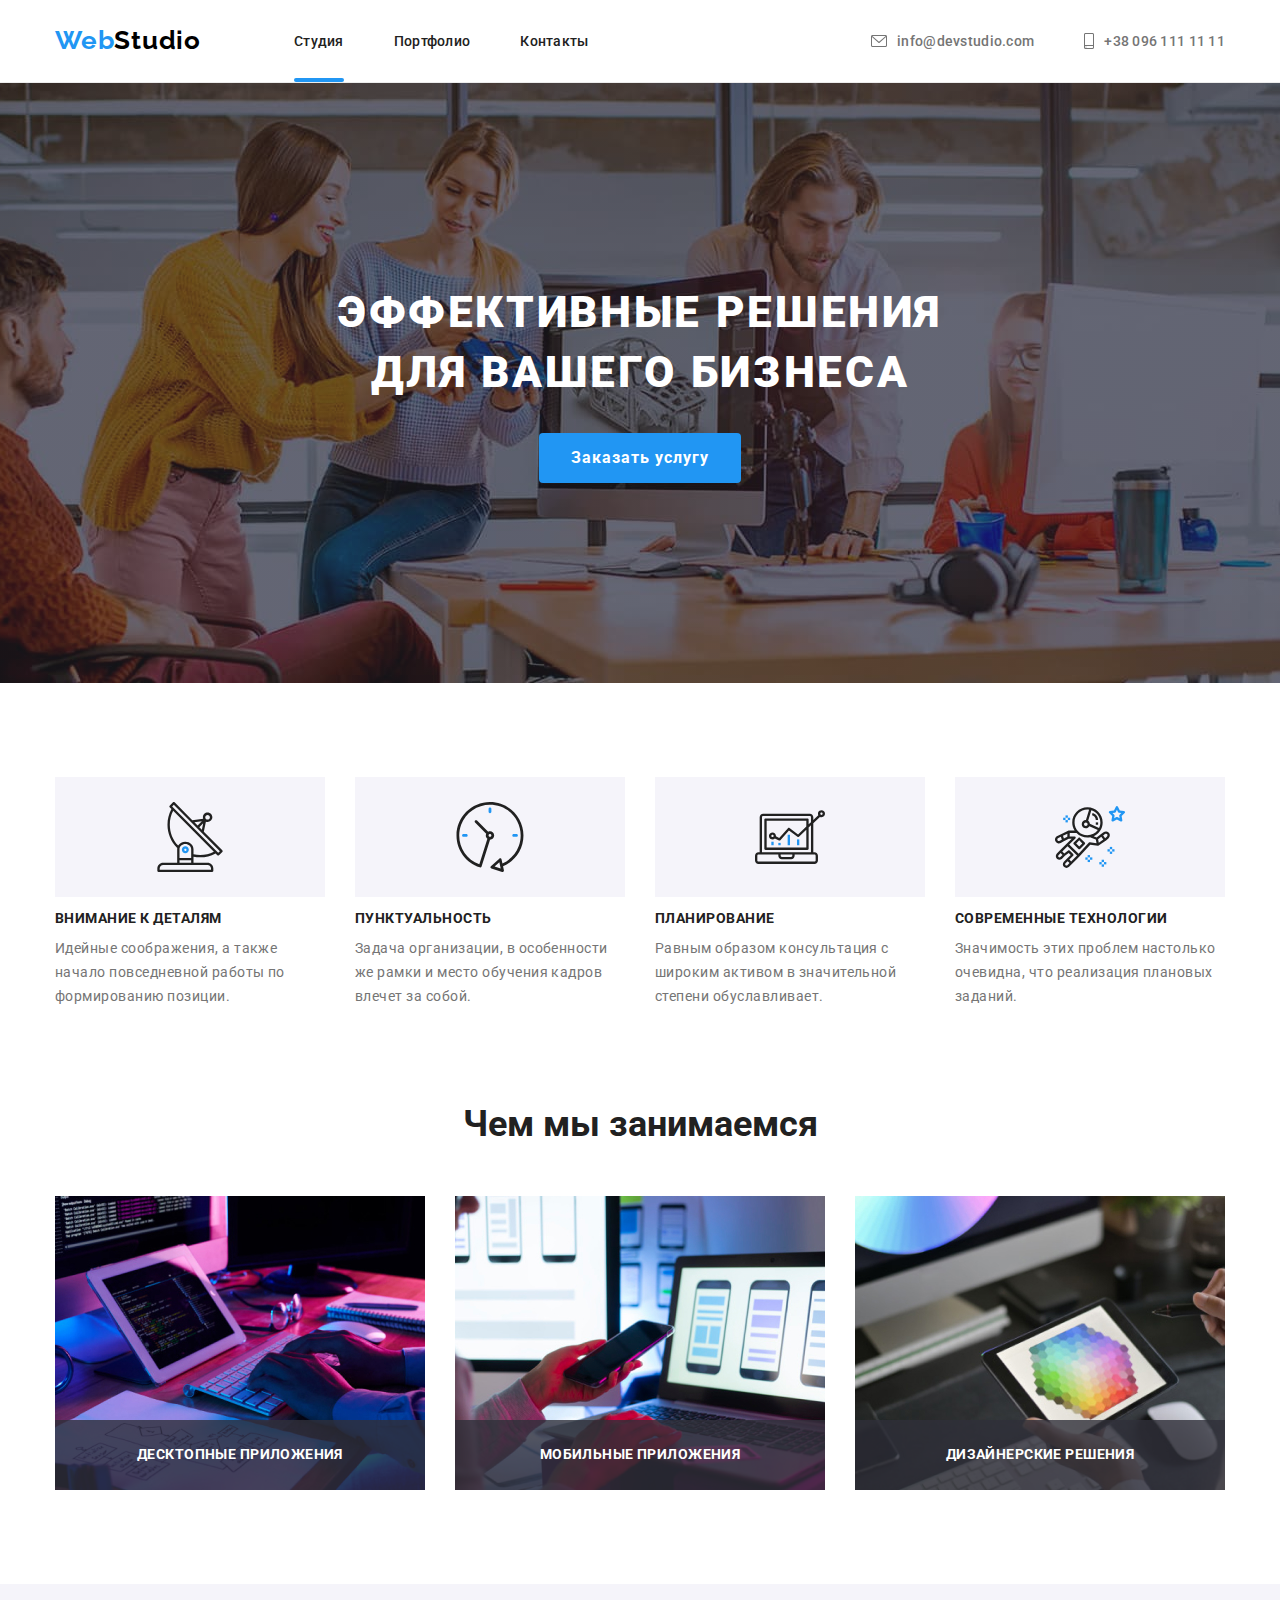
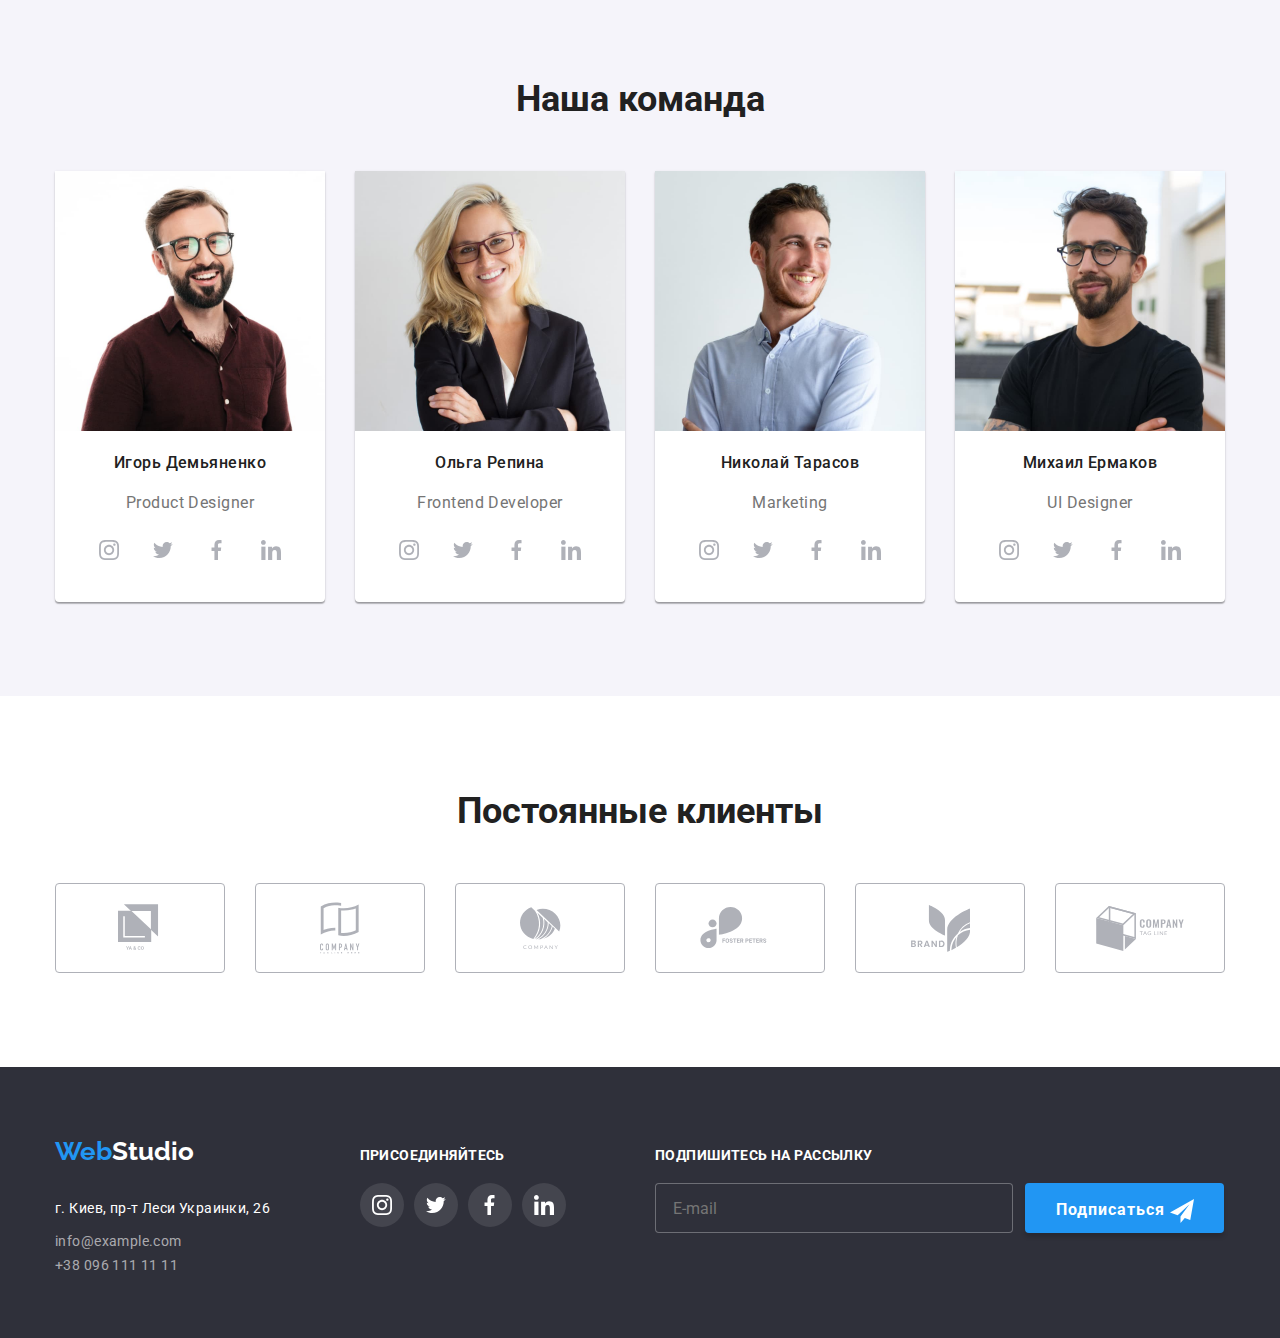
<file: index.html>
<!DOCTYPE html>
<html lang="en">
<head>
    <meta charset="UTF-8">
    <meta name="viewport" content="width=device-width, initial-scale=1.0">
    <link rel="preconnect" href="https://fonts.gstatic.com">
    <link href="https://fonts.googleapis.com/css2?family=Roboto:wght@400;500;700;900&display=swap" rel="stylesheet">
    <link rel="preconnect" href="https://fonts.gstatic.com">
    <link href="https://fonts.googleapis.com/css2?family=Raleway:wght@700&display=swap" rel="stylesheet">
    <link rel="stylesheet" href="./css/modern-normalize.min.css">
    <link rel="stylesheet" href="./css/main.min.css">
    <title>Document</title>
</head>
<body class="body">
    <!--main container-->
 
    <header class="header">
        
        <!-- <div> -->
      <div class="container header--container">
        <nav class="header--nav__flex">
            <a href="./index.html" class="logo"><span class="logo--word"> Web</span>Studio</a>
   
               <ul class="header--nav">
                       
                   <li>
                       <a class="header--nav__border header--nav__link header--nav__current" href="./index.html"> Студия</a>
                 </li>

                   <li class="header--nav__item">
                       <a class="header--nav__border header--nav__link" href="./portfolio.html"> Портфолио</a>
                 </li>

                    <li class="header--nav__item">
                        <a class="header--nav__border header--nav__link" href="#">Контакты</a> 
                    </li>
              </ul>
   
        </nav>
   
   
        <ul class="header--nav header--nav__aside">
            <li>
                <a class="header--nav__link header--nav__auth" href="mailto:info@devstudio.com">
                    <svg class="header--nav__icon header--nav__envelope">
                        <use href="./images/svg/sprint.svg#envelope"></use>
                    </svg>
                    info@devstudio.com</a>
            </li>
        
            <li class="header--nav__item">
                <a class="header--nav__link header--nav__auth" href="tel:+380961111111">
                    <svg class="header--nav__icon header--nav__smartphone">
                        <use href="./images/svg/sprint.svg#smartphone"></use>
                    </svg>
                    +38 096 111 11 11</a>
            </li>
        </ul>
      </div>

    </header>


    <main>
     <!--hero-->
                
    <section class="hero">
        <h1 class="hero__title">Эффективные решения <br> для вашего бизнеса</h1>
      
        <button data-modal-open class="hero__btn" type="button">Заказать услугу</button>

    </section>

       
    <section class="tasks">
        <div class="container">
            <h2 class="visually-hidden">Приоритеты</h2>
            <ul class="tasks__display">
    
                <li class="tasks__priority">
                    <a href="#">
                        <div class="tasks__box">
                            <svg class="tasks__svg">
                                <use href="./images/svg/sprint.svg#antenna-1"></use>
                            </svg>
                        </div>
                    </a>
                    <h3 class="tasks__title">Внимание к деталям</h3>
                    <p class="tasks__text">Идейные соображения, а также начало повседневной работы по формированию позиции.
                    </p>
                </li>
    
    
                <li class="tasks__priority">
                    <a href="#">
                        <div class="tasks__box">
                            <svg class="tasks__svg">
                                <use href="./images/svg/sprint.svg#clock-2"></use>
                            </svg>
                        </div>
                    </a>
                    <h3 class="tasks__title">Пунктуальность</h3>
                    <p class="tasks__text">Задача организации, в особенности же рамки и место обучения кадров влечет за собой.
                    </p>
                </li>
    
                <li class="tasks__priority">
                    <a href="#">
                        <div class="tasks__box">
                            <svg class="tasks__svg">
                                <use href="./images/svg/sprint.svg#diagram-3"></use>
                            </svg>
                        </div>
                    </a>
                    <h3 class="tasks__title">Планирование</h3>
                    <p class="tasks__text">Равным образом консультация с широким активом в значительной степени обуславливает.
                    </p>
                </li>
    
                <li class="tasks__priority">
                    <a href="#">
                        <div class="tasks__box">
                            <svg class="tasks__svg">
                                <use href="./images/svg/sprint.svg#astronaut-4"></use>
                            </svg>
                        </div>
                    </a>
                    <h3 class="tasks__title">Современные технологии</h3>
                    <p class="tasks__text">Значимость этих проблем настолько очевидна, что реализация плановых заданий.</p>
                </li>
    
    
            </ul>
        </div>
    </section>            
       
       
    <section class="works">
    
        <div class="container">
    
            <h2 class="title">Чем мы занимаемся</h2>
            <ul class="works__display">
    
                <li class="works__list">
                   <div class="works__box">
                        <img src="./images/box-1.jpg" alt="">
                        <p class="works__title">Десктопные приложения</p>
                   </div>
                </li>

                <li class="works__list">
                   <div class="works__box">
                        <img src="./images/box-2.jpg" alt="">
                        <p class="works__title">Мобильные приложения</p>
                   </div>
                </li>

                <li class="works__list">
                    <div class="works__box">
                        <img src="./images/box-3.jpg" alt="">
                        <p class="works__title">Дизайнерские решения</p>
                    </div>
                </li>
    
            </ul>
        </div>
    
    </section>
             
    <!--team-->
       
    <section class="team-container">
    
        <div class="container">
            <h2 class="team-container__bcg">Наша команда</h2>
    
            <ul class="team-container__title">
    
                <li class="team-container__teamates">
                    <img src="./images/Игорь-Демьяненко.jpg" alt="" width="270">
                    <h4 class="team-container__name">Игорь Демьяненко</h4>
                    <p class="team-container__job">Product Designer</p>
                    <ul class="team-container__icons">
                        <li class="team-container__list">
                            <a class="team-container__icon" href="#">
                                <svg class="team-container__svg">
                                    <use href="./images/svg/sprint.svg#insta"></use>
                                </svg>
                            </a>
                        </li>
                        <li class="team-container__list">
                            <a class="team-container__icon" href="#">
                                <svg class="team-container__svg">
                                    <use href="./images/svg/sprint.svg#tw"></use>
                                </svg>
                            </a>
                        </li>
                        <li class="team-container__list">
                            <a class="team-container__icon" href="#">
                                <svg class="team-container__svg">
                                    <use href="./images/svg/sprint.svg#fb"></use>
                                </svg>
                            </a>
                        </li>
                        <li class="team-container__list">
                            <a class="team-container__icon" href="#">
                                <svg class="team-container__svg">
                                    <use href="./images/svg/sprint.svg#in"></use>
                                </svg>
                    
                            </a>
                        </li>
                    
                    </ul>
                </li>
    
                <li class="team-container__teamates">
                    <img src="./images/Ольга-Репина.jpg" alt="" width="270">
                    <h4 class="team-container__name">Ольга Репина</h4>
                    <p class="team-container__job">Frontend Developer</p>
                    <ul class="team-container__icons">
                        <li class="team-container__list">
                            <a class="team-container__icon" href="#">
                                <svg class="team-container__svg">
                                    <use href="./images/svg/sprint.svg#insta"></use>
                                </svg>
                            </a>
                        </li>
                        <li class="team-container__list">
                            <a class="team-container__icon" href="#">
                                <svg class="team-container__svg">
                                    <use href="./images/svg/sprint.svg#tw"></use>
                                </svg>
                            </a>
                        </li>
                        <li class="team-container__list">
                            <a class="team-container__icon" href="#">
                                <svg class="team-container__svg">
                                    <use href="./images/svg/sprint.svg#fb"></use>
                                </svg>
                            </a>
                        </li>
                        <li class="team-container__list">
                            <a class="team-container__icon" href="#">
                                <svg class="team-container__svg">
                                    <use href="./images/svg/sprint.svg#in"></use>
                                </svg>
                    
                            </a>
                        </li>
                    
                    </ul>
                </li>
    
                <li class="team-container__teamates">
                    <img src="./images/Николай-Тарасов.jpg" alt="" width="270">
                    <h4 class="team-container__name">Николай Тарасов</h4>
                    <p class="team-container__job">Marketing</p>
                    <ul class="team-container__icons">
                        <li class="team-container__list">
                            <a class="team-container__icon" href="#">
                                <svg class="team-container__svg">
                                    <use href="./images/svg/sprint.svg#insta"></use>
                                </svg>
                            </a>
                        </li>
                        <li class="team-container__list">
                            <a class="team-container__icon" href="#">
                                <svg class="team-container__svg">
                                    <use href="./images/svg/sprint.svg#tw"></use>
                                </svg>
                            </a>
                        </li>
                        <li class="team-container__list">
                            <a class="team-container__icon" href="#">
                                <svg class="team-container__svg">
                                    <use href="./images/svg/sprint.svg#fb"></use>
                                </svg>
                            </a>
                        </li>
                        <li class="team-container__list">
                            <a class="team-container__icon" href="#">
                                <svg class="team-container__svg">
                                    <use href="./images/svg/sprint.svg#in"></use>
                                </svg>
                    
                            </a>
                        </li>
                    
                    </ul>
                </li>
    
                <li class="team-container__teamates">
                    <img src="./images/Михаил-Ермаков.jpg" alt="" width="270">
                    <h4 class="team-container__name">Михаил Ермаков</h4>
                    <p class="team-container__job">UI Designer</p>
                    <ul class="team-container__icons">
                        <li class="team-container__list">
                            <a class="team-container__icon" href="#">
                                <svg class="team-container__svg">
                                    <use href="./images/svg/sprint.svg#insta"></use>
                                </svg>
                            </a>
                        </li>
                        <li class="team-container__list">
                            <a class="team-container__icon" href="#">
                                <svg class="team-container__svg">
                                    <use href="./images/svg/sprint.svg#tw"></use>
                                </svg>
                            </a>
                        </li>
                        <li class="team-container__list">
                            <a class="team-container__icon" href="#">
                                <svg class="team-container__svg">
                                    <use href="./images/svg/sprint.svg#fb"></use>
                                </svg>
                            </a>
                        </li>
                        <li class="team-container__list">
                            <a class="team-container__icon" href="#">
                                <svg class="team-container__svg">
                                    <use href="./images/svg/sprint.svg#in"></use>
                                </svg>
                    
                            </a>
                        </li>
                    
                    </ul>
                </li>
    
            </ul>
        </div>
    
    </section>

    <section class="clients--container">
        <div class="container">
            <h2 class="title">Постоянные клиенты</h2>
    
            <ul class="clients--container__list">
                <li>
    
                    <a class="clients--container__box" href="#">
                        <svg class="clients--container__clients1">
                            <use href="./images/svg/sprint.svg#logo-1"></use>
                        </svg>
                    </a>
    
                </li>
    
                <li>
    
                    <a class="clients--container__box" href="#">
                        <svg class="clients--container__clients2">
                            <use href="./images/svg/sprint.svg#logo-2"></use>
                        </svg>
                    </a>
    
                </li>
    
                <li>
    
                    <a class="clients--container__box" href="#">
                        <svg class="clients--container__clients3">
                            <use href="./images/svg/sprint.svg#logo-3"></use>
                        </svg>
                    </a>
    
                </li>
    
                <li>
    
                    <a class="clients--container__box" href="#">
                        <svg class="clients--container__clients4">
                            <use href="./images/svg/sprint.svg#logo-4"></use>
                        </svg>
                    </a>
    
                </li>
    
                <li>
    
                    <a class="clients--container__box" href="#">
                        <svg class="clients--container__clients5">
                            <use href="./images/svg/sprint.svg#logo-5"></use>
                        </svg>
                    </a>
    
                </li>
    
                <li>
    
                    <a class="clients--container__box" href="#">
                        <svg class="clients--container__clients6">
                            <use href="./images/svg/sprint.svg#logo-6"></use>
                        </svg>
                    </a>
    
                </li>
    
            </ul>
    
        </div>
    </section>


    </main>

 <!--basement-->
<footer class="basement">

    <div class="container basement__container">
        <div class="basement--box">
            <a href="./index.html" class="logo--basement"><span class="logo--word"> Web</span>Studio</a>

            <address>

                <p class="basement--box__par"><a class="basement--box__address" href="#">г. Киев, пр-т Леси Украинки, 26 </a></p>

            </address>

            <ul class="basement--box__nav">
                <li> <a class="basement--box__info" href="mailto:info@example.com"> info@example.com</a></li>

                <li> <a class="basement--box__info" href="tel:+380961111111"> +38 096 111 11 11</a> </li>
            </ul>
        </div>

        <div class="bassement--icons">
            <p class="bassement--icons__title">Присоединяйтесь</p>

            <ul class="basement--icons">
                <li class="bassement--icons__svg">
                    <a class="bassement--icons__icon" href="#">
                        <svg class="basement--icons__svg">
                            <use href="./images/svg/sprint.svg#insta"></use>
                        </svg>
                    </a>
                </li>

                <li class="bassement--icons__svg">
                    <a class="bassement--icons__icon" href="#">
                        <svg class="basement--icons__svg">
                            <use href="./images/svg/sprint.svg#tw"></use>
                        </svg>
                    </a>
                </li>

                <li class="bassement--icons__svg">
                    <a class="bassement--icons__icon" href="#">
                        <svg class="basement--icons__svg">
                            <use href="./images/svg/sprint.svg#fb"></use>
                        </svg>
                    </a>
                </li>

                <li class="bassement--icons__svg">
                    <a class="bassement--icons__icon" href="#">
                        <svg class="basement--icons__svg">
                            <use href="./images/svg/sprint.svg#in"></use>
                        </svg>
                    </a>
                </li>


            </ul>
        </div>

        <div class="bassement--icons">
            <p class="bassement--icons__title">Подпишитесь на рассылку</p>

            <form class="bassement--icons__form">
                <label for="email">
                    <input class="bassement--icons__input" type="text" id="email" placeholder="E-mail">
                </label>

                <button class="bassement--icons__btn">Подписаться
                    <svg class="bassement--icons__send">
                        <use href="./images/svg/sprint.svg#icon-send"></use>
                    </svg>
                </button>
            </form>
        </div>
    </div>

</footer>

    <!-- modal -->

    <div data-modal class="backdrop is-hidden">
      <div class="backdrop--modal">
          <button data-modal-close class="backdrop__icon">
              <svg class="backdrop__svg">
                  <use href="./images/svg/sprint.svg#cross"></use>
              </svg>
          </button>


          <h2 class="backdrop--modal__title">Оставьте свои данные, мы вам перезвоним</h2>
          <form class="backdrop--modal__feedback" name="name" autocomplete="on" novalidate>
              <div class="backdrop--modal__forms">
                <label class="backdrop--modal__label"  for="user_name">Имя</label>
                <input class="backdrop--modal__input  user-person" type="text" id="user_name">
                <svg class="backdrop--modal__svg" width="18" height="18">
                    <use href="./images/svg/sprint.svg#person-modal"></use>
                </svg>
              </div>
              

             <div  class="backdrop--modal__forms">
                  <label class="backdrop--modal__label" for="user_number">Телефон</label>
                  <input class="backdrop--modal__input  user-phone" type="tel" id="user_number">
                    <svg class="backdrop--modal__svg" width="18" height="18">
                        <use href="./images/svg/sprint.svg#phone-modal"></use>
                    </svg>
             </div>
              

              <div  class="backdrop--modal__forms">
                  <label class="backdrop--modal__label" for="user_email">Почта</label>
                  <input class="backdrop--modal__input  user-email" type="email" id="user_email">
                    <svg class="backdrop--modal__svg" width="18" height="18">
                        <use href="./images/svg/sprint.svg#email-modal"></use>
                    </svg>
              </div>
              

              <div  class="backdrop--modal__forms">
                  <label class="backdrop--modal__label" for="comments">Комментарий</label>
                  <textarea class="backdrop--modal__textarea" name="comments" id="comments" rows="10" placeholder="Введите текст"></textarea>
             
              </div> 

             <div class="conditions">
                  <label class="conditions__lable"  for="checkbox">
                  <input class="conditions__input " type="checkbox" name="checkbox" id="checkbox">
                  <span class="conditions__checkicon"></span>
                    <span>Соглашаюсь с рассылкой и принимаю <a href="#" class="conditions__word">Условия договора</a></span>
                 </label>
                
             
             </div>

               <button class="feedback--btn" type="submit">Отправить</button>
               
          </form>

          
      </div>  
    </div>
   
    
    <script src="./js/modal.js"></script>


</body>
</html>
</file>
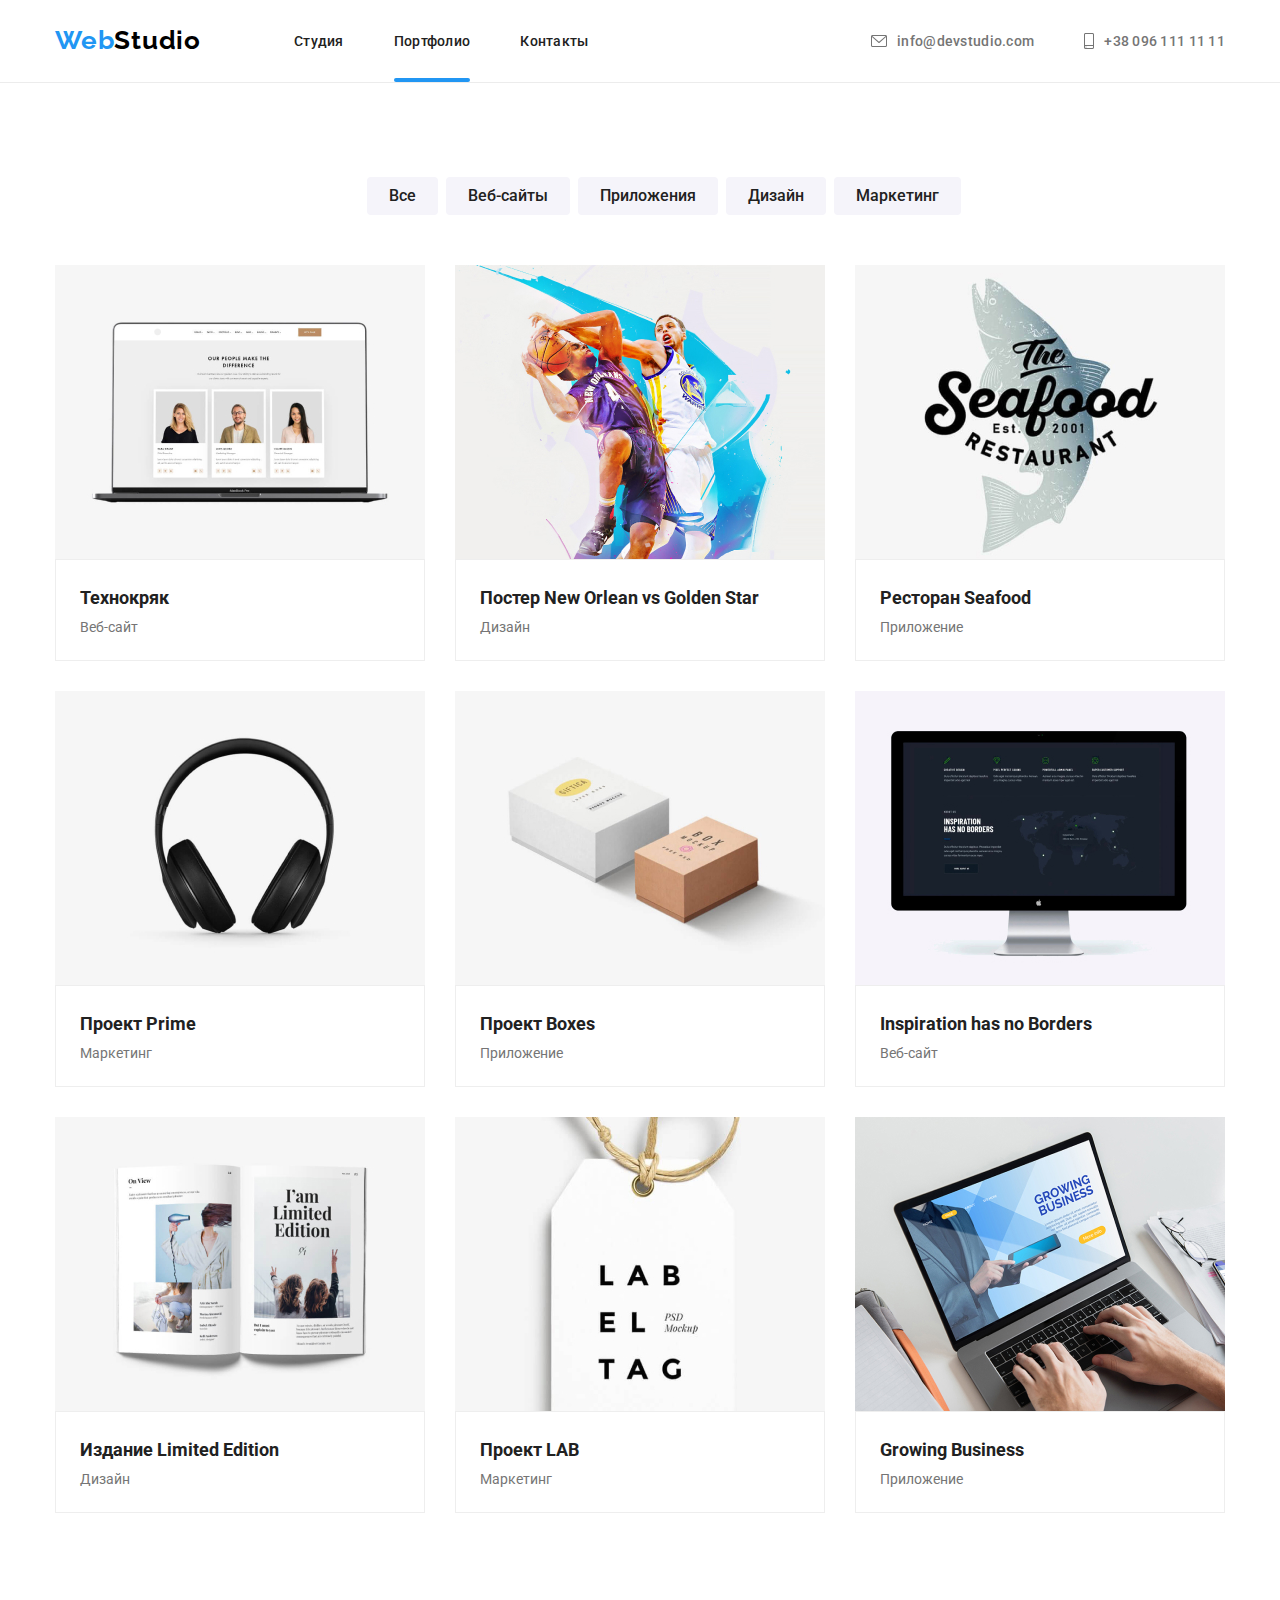
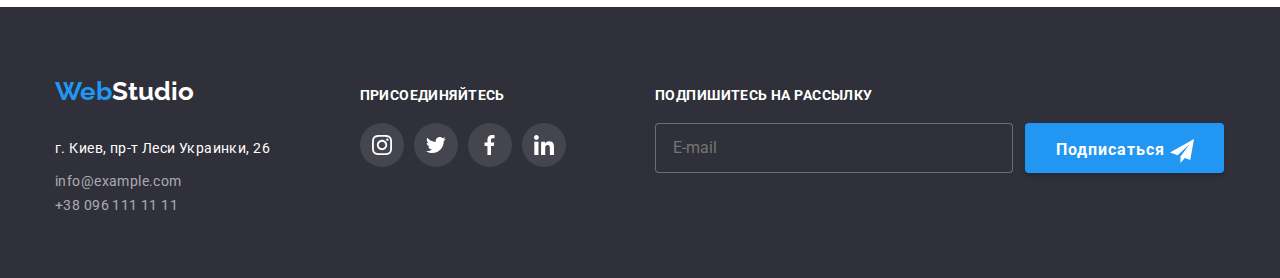
<file: portfolio.html>
<!DOCTYPE html>
<html lang="en">
<head>
    <meta charset="UTF-8">
    <meta name="viewport" content="width=device-width, initial-scale=1.0">
    <link rel="preconnect" href="https://fonts.gstatic.com">
    <link href="https://fonts.googleapis.com/css2?family=Roboto:wght@400;500;700;900&display=swap" rel="stylesheet">
    <link rel="preconnect" href="https://fonts.gstatic.com">
    <link href="https://fonts.googleapis.com/css2?family=Raleway:wght@700&display=swap" rel="stylesheet">
    <link rel="stylesheet" href="./css/modern-normalize.css">
    <link rel="stylesheet" href="./css/main.min.css">
    <title>Портфолио</title>
</head>
<body class="body">
    
<header class="header">
    
        <!-- <div> -->
        <div class="container header--container">
            <nav class="header--nav__flex">
                <a href="./index.html" class="logo"><span class="logo--word"> Web</span>Studio</a>
    
                <ul class="header--nav">
    
                    <li>
                        <a class="header--nav__border header--nav__link" href="./index.html">
                            Студия</a>
                    </li>
    
                    <li class="header--nav__item">
                        <a class="header--nav__border header--nav__link header--nav__current" href="./portfolio.html"> Портфолио</a>
                    </li>
    
                    <li class="header--nav__item">
                        <a class="header--nav__border header--nav__link" href="#">Контакты</a>
                    </li>
                </ul>
    
            </nav>
    
    
            <ul class="header--nav header--nav__aside">
                <li>
                    <a class="header--nav__link header--nav__auth" href="mailto:info@devstudio.com">
                        <svg class="header--nav__icon header--nav__envelope">
                            <use href="./images/svg/sprint.svg#envelope"></use>
                        </svg>
                        info@devstudio.com</a>
                </li>
    
                <li class="header--nav__item">
                    <a class="header--nav__link header--nav__auth" href="tel:+380961111111">
                        <svg class="header--nav__icon header--nav__smartphone">
                            <use href="./images/svg/sprint.svg#smartphone"></use>
                        </svg>
                        +38 096 111 11 11</a>
                </li>
            </ul>
        </div>
    
</header>
     
<main>

    <section class="buttons">

        <div class="container">
            <h1 class="visually-hidden">Портфолио</h1>
       
            <ul class="button--nav">
             <li><button class="button--nav__style" type="button">Все</button></li>
             <li><button class="button--nav__style" type="button">Веб-сайты</button></li>
             <li><button class="button--nav__style" type="button">Приложения</button></li>
             <li><button class="button--nav__style" type="button">Дизайн</button></li>
             <li><button class="button--nav__style" type="button">Маркетинг</button></li>
            </ul>
        
    
    
            <ul class="grid">
                <li class="grid--flex">
                <div class="grid--flex__thumb">
                    <img src="./images/works/img-1.jpg" alt="">
                    <div class="grid--overlay">
                        <p class="grid--overlay__hover">Технокряк это современная площадка распространения коронавируса. Компании используют эту
                            платформу для цифрового
                            шпионажа и атак на защищённые сервера конкурентов.</p>
                    </div>
                </div>
                
                 <div class="port--works">
                     <h2 class="port--works__title">Технокряк</h2>
                     <p class="port--works__text">Веб-сайт</p>
                    
                 </div>
                 
                </li>
    
                <li class="grid--flex">
                 <div class="grid--flex__thumb">
                    <img src="./images/works/img-2.jpg" alt="">
                    <div class="grid--overlay">
                        <p class="grid--overlay__hover">Технокряк это современная площадка распространения коронавируса. Компании используют эту
                            платформу для цифрового
                            шпионажа и атак на защищённые сервера конкурентов.</p>
                    </div>
                 </div>
                 <div class="port--works">
                     <h2 class="port--works__title">Постер New Orlean vs Golden Star</h2>
                     <p class="port--works__text">Дизайн</p>
                 </div>
             </li>
    
             <li class="grid--flex">
                 <div class="grid--flex__thumb">
                    <img src="./images/works/img-3.jpg" alt="">
                    <div class="grid--overlay">
                        <p class="grid--overlay__hover">Технокряк это современная площадка распространения коронавируса. Компании используют эту
                            платформу для цифрового
                            шпионажа и атак на защищённые сервера конкурентов.</p>
                    </div>
                 </div>
                <div class="port--works">
                     <h2 class="port--works__title">Ресторан Seafood</h2>
                     <p class="port--works__text">Приложение</p>
                </div>
             </li>  
    
             <li class="grid--flex">
                 <div class="grid--flex__thumb">
                     <img src="./images/works/img-4.jpg" alt="">
                 <div class="grid--overlay">
                        <p class="grid--overlay__hover">Технокряк это современная площадка распространения коронавируса. Компании используют эту
                            платформу для цифрового
                            шпионажа и атак на защищённые сервера конкурентов.</p>
                    </div>
                 </div>
                 <div class="port--works">
                     <h2 class="port--works__title">Проект Prime</h2>
                     <p class="port--works__text">Маркетинг</p>
                 </div>
             </li>
    
             <li class="grid--flex">
                 <div class="grid--flex__thumb">
                     <img src="./images/works/img-5.jpg" alt="">
                 <div class="grid--overlay">
                        <p class="grid--overlay__hover">Технокряк это современная площадка распространения коронавируса. Компании используют эту
                            платформу для цифрового
                            шпионажа и атак на защищённые сервера конкурентов.</p>
                    </div>
                 </div>
                 <div class="port--works">
                     <h2 class="port--works__title">Проект Boxes</h2>
                     <p class="port--works__text">Приложение</p>
                 </div>
             </li>
    
             <li class="grid--flex">
                 <div class="grid--flex__thumb">
                     <img src="./images/works/img-6.jpg" alt="">
                 <div class="grid--overlay">
                        <p class="grid--overlay__hover">Технокряк это современная площадка распространения коронавируса. Компании используют эту
                            платформу для цифрового
                            шпионажа и атак на защищённые сервера конкурентов.</p>
                    </div>
                 </div>
                 <div class="port--works">
                     <h2 class="port--works__title">Inspiration has no Borders</h2>
                     <p class="port--works__text">Веб-сайт</p>
                 </div>
             </li>
    
             <li class="grid--flex">
                 <div class="grid--flex__thumb">
                     <img src="./images/works/img-7.jpg" alt="">
                 <div class="grid--overlay">
                        <p class="grid--overlay__hover">Технокряк это современная площадка распространения коронавируса. Компании используют эту
                            платформу для цифрового
                            шпионажа и атак на защищённые сервера конкурентов.</p>
                    </div>
                 </div>
                 <div class="port--works">
                     <h2 class="port--works__title">Издание Limited Edition</h2>
                     <p class="port--works__text">Дизайн</p>
                </div>
             </li>
    
             <li class="grid--flex">
                 <div class="grid--flex__thumb">
                     <img src="./images/works/img-8.jpg" alt="">
                 <div class="grid--overlay">
                        <p class="grid--overlay__hover">Технокряк это современная площадка распространения коронавируса. Компании используют эту
                            платформу для цифрового
                            шпионажа и атак на защищённые сервера конкурентов.</p>
                    </div>
                 </div>
                 <div class="port--works">
                     <h2 class="port--works__title">Проект LAB</h2>
                     <p class="port--works__text">Маркетинг</p>
                 </div>
             </li>
             
             <li class="grid--flex">
                 <div class="grid--flex__thumb">
                     <img src="./images/works/img-9.jpg" alt="">
                 <div class="grid--overlay">
                        <p class="grid--overlay__hover">Технокряк это современная площадка распространения коронавируса. Компании используют эту
                            платформу для цифрового
                            шпионажа и атак на защищённые сервера конкурентов.</p>
                    </div>
                 </div>
                 <div class="port--works">
                     <h2 class="port--works__title">Growing Business</h2>
                     <p class="port--works__text">Приложение</p>
                 </div>
             </li>
                
            </ul>

        </div>
        
    </section>
     
</main>

<footer class="basement">

    <div class="container basement__container">
        <div class="basement--box">
            <a href="./index.html" class="logo--basement"><span class="logo--word"> Web</span>Studio</a>

            <address>

                <p class="basement--box__par"><a class="basement--box__address" href="#">г. Киев, пр-т Леси Украинки, 26
                    </a></p>

            </address>

            <ul class="basement--box__nav">
                <li> <a class="basement--box__info" href="mailto:info@example.com"> info@example.com</a></li>

                <li> <a class="basement--box__info" href="tel:+380961111111"> +38 096 111 11 11</a> </li>
            </ul>
        </div>

        <div class="bassement--icons">
            <p class="bassement--icons__title">Присоединяйтесь</p>

            <ul class="basement--icons">
                <li class="bassement--icons__svg">
                    <a class="bassement--icons__icon" href="#">
                        <svg class="basement--icons__svg">
                            <use href="./images/svg/sprint.svg#insta"></use>
                        </svg>
                    </a>
                </li>

                <li class="bassement--icons__svg">
                    <a class="bassement--icons__icon" href="#">
                        <svg class="basement--icons__svg">
                            <use href="./images/svg/sprint.svg#tw"></use>
                        </svg>
                    </a>
                </li>

                <li class="bassement--icons__svg">
                    <a class="bassement--icons__icon" href="#">
                        <svg class="basement--icons__svg">
                            <use href="./images/svg/sprint.svg#fb"></use>
                        </svg>
                    </a>
                </li>

                <li class="bassement--icons__svg">
                    <a class="bassement--icons__icon" href="#">
                        <svg class="basement--icons__svg">
                            <use href="./images/svg/sprint.svg#in"></use>
                        </svg>
                    </a>
                </li>


            </ul>
        </div>

        <div class="bassement--icons">
            <p class="bassement--icons__title">Подпишитесь на рассылку</p>

            <form class="bassement--icons__form">
                <label for="email">
                    <input class="bassement--icons__input" type="text" id="email" placeholder="E-mail">
                </label>

                <button class="bassement--icons__btn">Подписаться
                    <svg class="bassement--icons__send">
                        <use href="./images/svg/sprint.svg#icon-send"></use>
                    </svg>
                </button>
            </form>
        </div>
    </div>

</footer>


   
</body>
</html>
</file>
<file: css/main.min.css>
/*! modern-normalize v1.0.0 | MIT License | https://github.com/sindresorhus/modern-normalize */*,*::before,*::after{-webkit-box-sizing:border-box;box-sizing:border-box}:root{-moz-tab-size:4;-o-tab-size:4;tab-size:4}html{line-height:1.15;-webkit-text-size-adjust:100%}body{margin:0;padding:0}body{font-family:system-ui,-apple-system,"Segoe UI",Roboto,Helvetica,Arial,sans-serif,"Apple Color Emoji","Segoe UI Emoji"}hr{height:0;color:inherit}abbr[title]{-webkit-text-decoration:underline dotted;text-decoration:underline dotted}b,strong{font-weight:bolder}code,kbd,samp,pre{font-family:ui-monospace, SFMono-Regular, Consolas, 'Liberation Mono', Menlo, monospace;font-size:1em}small{font-size:80%}sub,sup{font-size:75%;line-height:0;position:relative;vertical-align:baseline}sub{bottom:-0.25em}sup{top:-0.5em}table{text-indent:0;border-color:inherit}button,input,optgroup,select,textarea{font-family:inherit;font-size:100%;line-height:1.15;margin:0}address{font-style:normal}button,select{text-transform:none}button,[type='button'],[type='reset'],[type='submit']{-webkit-appearance:button}::-moz-focus-inner{border-style:none;padding:0}:-moz-focusring{outline:1px dotted ButtonText}:-moz-ui-invalid{box-shadow:none}legend{padding:0}progress{vertical-align:baseline}::-webkit-inner-spin-button,::-webkit-outer-spin-button{height:auto}[type='search']{-webkit-appearance:textfield;outline-offset:-2px}::-webkit-search-decoration{-webkit-appearance:none}::-webkit-file-upload-button{-webkit-appearance:button;font:inherit}summary{display:list-item}:root{--main-color-body: #e5e5e5;--main-color-title: #212121;--main-color-text: #757575;--white-color-header: #ffffff;--main-color-footer: #2f303a;--hover-focus: #2196f3;--team-bcg: #f5f4fa;--main-icon-color: #afb1b8;--bcg-hero-img: #c4c4c4;--linear-gradient: rgba(47, 48, 58, 0.4);--bcg-icon-footer: rgba(255, 255, 255, 0.1);--cubic: cubic-bezier(0.4, 0, 0.2, 1);--time: 250ms;--bcgimage-box: rgba(47, 48, 58, 0.8);--backdrop: rgba(0, 0, 0, 0.2);--black: #000000;--outline-modal: rgba(33, 33, 33, 0.2)}.visually-hidden{position:absolute;width:1px;height:1px;margin:-1px;border:0;padding:0;white-space:nowrap;-webkit-clip-path:inset(100%);clip-path:inset(100%);clip:rect(0 0 0 0);overflow:hidden}ul{list-style:none}img{display:block;max-width:100%;height:auto}.body{background-color:var(--white-color-header);color:var(--main-color-title);font-family:'Roboto', sans-serif;margin:0;padding:0}.title{font-weight:700;font-size:36px;line-height:1.2;text-align:center;margin:0}.is-hidden{opacity:0;pointer-events:none;-webkit-transition:opacity var(--time) var(--cubic);transition:opacity var(--time) var(--cubic)}.container{width:1200px;margin-left:auto;margin-right:auto;padding-left:15px;padding-right:15px}.logo{color:#000000;font-family:'Raleway', sans-serif;font-weight:700;font-size:26px;line-height:1.92;letter-spacing:0.03em;text-decoration:none}.logo--word{color:var(--hover-focus)}.logo--basement{color:#ffffff;font-family:'Raleway', sans-serif;font-weight:700;font-size:26px;line-height:1.92;text-decoration:none}.header{background-color:var(--white-color-header);font-weight:500;font-size:14px;line-height:1.3;display:-webkit-box;display:-ms-flexbox;display:flex;-webkit-box-align:center;-ms-flex-align:center;align-items:center;border-bottom:1px solid #ececec}.header--container{display:-webkit-box;display:-ms-flexbox;display:flex}.header--nav__flex{display:-webkit-box;display:-ms-flexbox;display:flex;-webkit-box-align:center;-ms-flex-align:center;align-items:center}.header--nav .header--nav__link .current{color:var(--hover-focus)}.header--nav__link{position:relative;color:var(--main-color-title);text-decoration:none;font-family:'Roboto', sans-serif;margin-left:50px;letter-spacing:0.02em;display:-webkit-box;display:-ms-flexbox;display:flex;-webkit-box-align:center;-ms-flex-align:center;align-items:center;margin:0;padding:0;-webkit-transition:color var(--time) var(--cubic);transition:color var(--time) var(--cubic)}.header--nav__link:hover,.header--nav__link:focus{color:var(--hover-focus);-webkit-transition:color var(--time) var(--cubic);transition:color var(--time) var(--cubic)}.header--nav{display:-webkit-box;display:-ms-flexbox;display:flex;margin-left:93px;margin-top:0;margin-bottom:0;margin-right:0;padding:0}.header--nav__aside{-webkit-box-pack:end;-ms-flex-pack:end;justify-content:flex-end;margin:0;margin-left:auto;letter-spacing:0.02em;-webkit-box-align:center;-ms-flex-align:center;align-items:center}.header--nav__item{margin-left:50px}.header--nav__auth{color:var(--main-color-text)}.header--nav__icon{fill:currentColor;margin-right:10px}.header--nav__envelope{width:16px;height:12px}.header--nav__smartphone{width:10px;height:16px}.header--nav__border{padding-top:32px;padding-bottom:32px}.header--nav__border::after{content:'';display:block;position:absolute;bottom:0;width:100%;height:4px;background-color:var(--hover-focus);border-radius:2px;opacity:0;-webkit-transition:color var(--time) var(--cubic);transition:color var(--time) var(--cubic)}.header--nav__border:hover::after,.header--nav__border:focus::after{opacity:1}.header--nav__current::after{opacity:1}.hero{max-width:1600px;height:600px;margin-left:auto;margin-right:auto;-webkit-box-align:center;-ms-flex-align:center;align-items:center;background-image:-webkit-gradient(linear, left top, left bottom, from(var(--linear-gradient)), to(var(--linear-gradient))),url(../images/bcghero.jpg);background-image:linear-gradient(var(--linear-gradient), var(--linear-gradient)),url(../images/bcghero.jpg);background-repeat:no-repeat;background-size:cover;background-position:center;text-align:center}.hero__btn{color:var(--white-color-header);background-color:var(--hover-focus);font-weight:bold;font-size:16px;line-height:1.87;text-decoration:none;letter-spacing:0.06em;padding:10px 32px;margin-top:30px;border-radius:4px;padding:10px 32px;border:transparent;cursor:pointer}.hero,.hero__title{color:var(--white-color-header);font-family:'Roboto', sans-serif;font-weight:900;font-size:44px;line-height:1.36;text-align:center;-webkit-box-pack:center;-ms-flex-pack:center;justify-content:center;margin:0;letter-spacing:0.06em}.hero__title{padding-top:200px;text-transform:uppercase}.tasks{padding-top:94px}.tasks__display{display:-webkit-box;display:-ms-flexbox;display:flex;margin:0;-webkit-box-pack:justify;-ms-flex-pack:justify;justify-content:space-between;letter-spacing:0.03em}.tasks__text{color:var(--main-color-text);font-weight:400;font-size:14px;line-height:1.71;margin:0}.tasks__title{font-weight:700;font-size:14px;line-height:1.14;margin-bottom:10px;text-transform:uppercase}.tasks__box{display:-webkit-box;display:-ms-flexbox;display:flex;-webkit-box-pack:center;-ms-flex-pack:center;justify-content:center;-webkit-box-align:center;-ms-flex-align:center;align-items:center;width:270px;height:120px;background-color:var(--team-bcg)}.tasks__svg{width:70px;height:70px}.tasks__display{padding:0;margin:0}.tasks__priority{margin-left:30px;width:270px;-webkit-box-orient:horizontal;-webkit-box-direction:normal;-ms-flex-direction:row;flex-direction:row;letter-spacing:0.03em}.tasks__priority:nth-child(1){margin:0}.basement{background-color:var(--main-color-footer);font-weight:400;font-size:14px;line-height:1.71;padding-top:60px;padding-bottom:60px;display:-webkit-box;display:-ms-flexbox;display:flex;margin-left:auto;margin-right:auto;padding-left:15px;padding-right:15px}.basement--box__address{color:var(--white-color-header);font-size:14px;line-height:1.71;font-style:normal;text-decoration:none;letter-spacing:0.03em}.basement--box__par{margin:0;margin-top:20px}.basement--box__nav{padding:0;margin:0;margin-top:9px}.basement--box__info{color:rgba(255,255,255,0.6);font-size:14px;line-height:1.71;text-decoration:none;letter-spacing:0.03em;margin-top:9px}.basement--icons{display:-webkit-box;display:-ms-flexbox;display:flex;-webkit-box-pack:center;-ms-flex-pack:center;justify-content:center;-webkit-box-align:center;-ms-flex-align:center;align-items:center;padding:0;margin:0}.bassement--icons__title{color:var(--white-color-header);font-family:'Roboto', sans-serif;font-weight:700;font-size:14px;line-height:16px;letter-spacing:0.03em;text-transform:uppercase;margin:0;margin-bottom:20px;padding-top:20px}.basement--icons__svg{fill:var(--white-color-header);width:20px;height:20px;display:-webkit-box;display:-ms-flexbox;display:flex;-webkit-box-pack:center;-ms-flex-pack:center;justify-content:center;-webkit-box-align:center;-ms-flex-align:center;align-items:center}.basement--icons__svg{fill:var(--white-color-header);width:20px;height:20px;display:-webkit-box;display:-ms-flexbox;display:flex;-webkit-box-pack:center;-ms-flex-pack:center;justify-content:center;-webkit-box-align:center;-ms-flex-align:center;align-items:center}.bassement--icons__form{width:570px;display:-webkit-box;display:-ms-flexbox;display:flex}.bassement--icons__input{background-color:var(--main-color-footer);height:50px;display:block;width:358px;border:1px solid rgba(255,255,255,0.3);border-radius:4px;padding-left:17px;color:rgba(255,255,255,0.6);font-size:16px;line-height:1.25}.bassement--icons__btn{font-weight:700;font-size:16px;line-height:1.87;margin-left:12px;height:50px;color:var(--white-color-header);background-color:var(--hover-focus);padding-top:10px;padding-bottom:10px;padding-right:28px;padding-left:29px;-webkit-box-shadow:0px 4px 4px rgba(0,0,0,0.15);box-shadow:0px 4px 4px rgba(0,0,0,0.15);border-radius:4px;border-color:transparent;letter-spacing:0.06em}.bassement--icons__send{width:24px;height:24px;vertical-align:middle}.bassement--icons__icon{display:-webkit-box;display:-ms-flexbox;display:flex;-webkit-box-pack:center;-ms-flex-pack:center;justify-content:center;-webkit-box-align:center;-ms-flex-align:center;align-items:center;width:44px;height:44px;border-radius:50%;fill:var(--main-icon-color)}.bassement--icons__svg:not(:first-child){margin-left:10px}.bassement--icons__icon:hover,.bassement--icons__icon:focus{background-color:var(--hover-focus);fill:var(--white-color-header);outline:none;-webkit-transition:background-color var(--time) var(--cubic);transition:background-color var(--time) var(--cubic)}.basement__container{display:-webkit-box;display:-ms-flexbox;display:flex;-webkit-box-pack:justify;-ms-flex-pack:justify;justify-content:space-between}.bassement--icons__icon{background-color:var(--bcg-icon-footer)}.works{padding-top:94px;padding-bottom:94px}.works__display{display:-webkit-box;display:-ms-flexbox;display:flex;margin:0;-webkit-box-pack:justify;-ms-flex-pack:justify;justify-content:space-between;letter-spacing:0.03em}.works__display{padding:0;padding-top:50px}.works__box{position:relative;width:100%}.works__title{color:var(--white-color-header);background-color:var(--bcgimage-box);font-weight:700;font-size:14px;line-height:1.14;text-align:center;letter-spacing:0.03em;text-transform:uppercase;margin:0;padding-top:27px;padding-bottom:27px;text-align:center;position:absolute;width:100%;bottom:0}.works__list{margin-left:30px;display:-webkit-box;display:-ms-flexbox;display:flex}.works__list:nth-child(1){margin:0}.team-container{background-color:var(--team-bcg);padding-top:94px;padding-bottom:94px}.team-container__title{background-color:var(--team-bcg);display:-webkit-box;display:-ms-flexbox;display:flex;padding:0;margin:0;padding-top:50px;-webkit-box-pack:justify;-ms-flex-pack:justify;justify-content:space-between;letter-spacing:0.03em}.team-container__bcg{background-color:var(--team-bcg);margin:0;font-weight:700;font-size:36px;line-height:1.2;text-align:center}.team-container__name{font-weight:500;font-size:16px;line-height:1.2}.team-container__job{color:var(--main-color-text);font-size:16px;line-height:1.2}.team-container__teamates{display:block;margin-left:30px;background-color:var(--white-color-header);-webkit-box-shadow:0px 1px 3px rgba(0,0,0,0.12),0px 1px 1px rgba(0,0,0,0.14),0px 2px 1px rgba(0,0,0,0.2);box-shadow:0px 1px 3px rgba(0,0,0,0.12),0px 1px 1px rgba(0,0,0,0.14),0px 2px 1px rgba(0,0,0,0.2);border-radius:0px 0px 4px 4px;text-align:center;letter-spacing:0.03em}.team-container__teamates:nth-child(1){margin:0}.team-container__list:not(:first-child){margin-left:10px}.team-container__icon:hover,.team-container__icon:focus{background-color:var(--hover-focus);fill:var(--white-color-header);outline:none;-webkit-transition:background-color var(--time) var(--cubic);transition:background-color var(--time) var(--cubic)}.team-container__icon{display:-webkit-box;display:-ms-flexbox;display:flex;-webkit-box-pack:center;-ms-flex-pack:center;justify-content:center;-webkit-box-align:center;-ms-flex-align:center;align-items:center;width:44px;height:44px;border-radius:50%;fill:var(--main-icon-color);display:flex;justify-content:center;align-items:center;padding:0;margin:0}.team-container__icons{display:-webkit-box;display:-ms-flexbox;display:flex;-webkit-box-pack:center;-ms-flex-pack:center;justify-content:center;-webkit-box-align:center;-ms-flex-align:center;align-items:center;padding-left:32px;padding-right:32px;margin-bottom:30px}.team-container__list{display:-webkit-box;display:-ms-flexbox;display:flex;-webkit-box-pack:center;-ms-flex-pack:center;justify-content:center;-webkit-box-align:center;-ms-flex-align:center;align-items:center;padding:0;margin:0}.team-container__svg{width:20px;height:20px}.clients--container{padding-top:94px;padding-bottom:94px}.clients--container__list{display:-webkit-box;display:-ms-flexbox;display:flex;-webkit-box-pack:justify;-ms-flex-pack:justify;justify-content:space-between;-webkit-box-align:center;-ms-flex-align:center;align-items:center;padding-top:50px;padding-left:0;margin:0}.clients--container__clients1{width:44.27px;height:49.23px}.clients--container__clients2{width:40px;height:52px}.clients--container__clients3{width:41px;height:42.6px}.clients--container__clients4{width:79.66px;height:42.02px}.clients--container__clients5{width:59px;height:47px}.clients--container__clients6{width:88.48px;height:45.44px}.clients--container__box{width:170px;height:90px;border:1px solid var(--main-icon-color);-webkit-box-sizing:border-box;box-sizing:border-box;border-radius:4px;display:-webkit-box;display:-ms-flexbox;display:flex;-webkit-box-pack:center;-ms-flex-pack:center;justify-content:center;-webkit-box-align:center;-ms-flex-align:center;align-items:center;fill:var(--main-icon-color)}.clients--container__box:focus,.clients--container__box:hover{border-color:var(--hover-focus);fill:var(--hover-focus);outline:none;-webkit-transition:border-color var(--time) var(--cubic);transition:border-color var(--time) var(--cubic)}.backdrop{position:fixed;top:0;left:0;width:100%;height:100%;background-color:var(--backdrop);-webkit-transition:opacity var(--time) var(--cubic);transition:opacity var(--time) var(--cubic)}.backdrop__svg{width:11px;height:11px}.is-hidden{opacity:0;pointer-events:none;-webkit-transition:opacity var(--time) var(--cubic);transition:opacity var(--time) var(--cubic)}.backdrop--modal{max-width:528px;width:100%;min-height:581px;max-height:100vh;overflow-y:auto;background-color:var(--white-color-header);padding:40px;position:absolute;top:50%;left:50%;-webkit-transform:translate(-50%, -50%) scale(1);transform:translate(-50%, -50%) scale(1);-webkit-transition:-webkit-transform var(--time) var(--cubic);transition:-webkit-transform var(--time) var(--cubic);transition:transform var(--time) var(--cubic);transition:transform var(--time) var(--cubic), -webkit-transform var(--time) var(--cubic)}.backdrop--modal__label{color:var(--main-color-text);font-size:12px;line-height:1.17;letter-spacing:0.01em}.backdrop--modal__title{color:var(--main-color-title);font-weight:700;font-size:20px;line-height:1.15;text-align:center;letter-spacing:0.03em;margin:0;padding:0}.backdrop--modal__feedback{display:-webkit-box;display:-ms-flexbox;display:flex;-webkit-box-orient:vertical;-webkit-box-direction:normal;-ms-flex-direction:column;flex-direction:column}.backdrop--modal__svg{position:absolute;top:50%;left:12px;fill:var(--primary-text-color)}.backdrop--modal__forms{color:var(--main-color-text);font-size:12px;line-height:1.17;letter-spacing:0.01em;position:relative;display:-webkit-box;display:-ms-flexbox;display:flex;-webkit-box-orient:vertical;-webkit-box-direction:normal;-ms-flex-direction:column;flex-direction:column;margin-top:10px}.backdrop--modal__forms:nth-child(1){margin-top:12px}.backdrop--modal__input{padding:11px 40px;margin-top:4px;font-size:12px;line-height:14px;letter-spacing:0.01em;resize:both;border-radius:4px;border:1px solid var(--outline-modal);outline:var(--outline-modal);font-family:inherit}.backdrop--modal__input:hover,.backdrop--modal__input:focus{border:1px solid var(--hover-focus);-webkit-transition:border var(--time) var(--cubic);transition:border var(--time) var(--cubic)}.backdrop--modal__input:focus+.backdrop--modal__svg{fill:var(--hover-focus);-webkit-transition:fill var(--time) var(--cubic);transition:fill var(--time) var(--cubic)}.backdrop--modal__input:hover+.backdrop--modal__svg{fill:var(--hover-focus);-webkit-transition:fill var(--time) var(--cubic);transition:fill var(--time) var(--cubic)}.backdrop--modal__textarea{margin-top:4px;font-size:12px;line-height:14px;letter-spacing:0.01em;resize:none;border-radius:4px;border:1px solid var(--outline-modal);padding:12px 16px;outline:var(--outline-modal);-webkit-transition:fill var(--time) var(--cubic);transition:fill var(--time) var(--cubic);font-family:inherit;height:120px}.backdrop--modal__textarea::-webkit-input-placeholder{color:var(--main-color-text);font-size:14px;line-height:1.14;letter-spacing:0.01em}.backdrop--modal__textarea:-ms-input-placeholder{color:var(--main-color-text);font-size:14px;line-height:1.14;letter-spacing:0.01em}.backdrop--modal__textarea::-ms-input-placeholder{color:var(--main-color-text);font-size:14px;line-height:1.14;letter-spacing:0.01em}.backdrop--modal__textarea::placeholder{color:var(--main-color-text);font-size:14px;line-height:1.14;letter-spacing:0.01em}.backdrop--modal__textarea:hover,.backdrop--modal__textarea:focus{border:1px solid var(--hover-focus);-webkit-transition:border var(--time) var(--cubic);transition:border var(--time) var(--cubic)}.conditions{color:var(--main-color-text);font-size:14px;line-height:1.71;letter-spacing:0.03em;margin-top:20px}.conditions__word{color:var(--hover-focus)}.conditions__lable{color:var(--main-color-text);font-size:14px;line-height:1.71;letter-spacing:0.03em;display:-webkit-box;display:-ms-flexbox;display:flex;-webkit-box-align:center;-ms-flex-align:center;align-items:center;-webkit-box-pack:center;-ms-flex-pack:center;justify-content:center;cursor:pointer}.conditions__checkicon{border:2px solid var(--main-color-title);border-radius:2px;cursor:pointer;margin-right:7px;width:16px;height:15px}.feedback--btn{color:var(--white-color-header);background-color:var(--hover-focus);font-weight:700;font-size:16px;line-height:1.87;text-decoration:none;letter-spacing:0.06em;margin-top:30px;width:200px;padding-top:10px;padding-bottom:10px;border-radius:4px;border:transparent;cursor:pointer;position:relative;left:50%;-webkit-transform:translate(-50%, 0);transform:translate(-50%, 0);-webkit-box-shadow:0px 4px 4px rgba(0,0,0,0.15);box-shadow:0px 4px 4px rgba(0,0,0,0.15)}.feedback--btn:hover,.feedback--btn:focus{background-color:#188ce8;-webkit-transition:fill var(--time) var(--cubic);transition:fill var(--time) var(--cubic)}.conditions__input{-webkit-appearance:none;-moz-appearance:none;appearance:none}.conditions__input:focus+.svg-forms{fill:var(--hover-focus);-webkit-transition:fill var(--time) var(--cubic);transition:fill var(--time) var(--cubic)}.conditions__input:checked+.conditions__checkicon{border-color:var(--hover-focus);background-color:var(--hover-focus);background-image:url(../images/svg/svg/chekicon2.svg);background-repeat:no-repeat;background-size:contain;-webkit-filter:drop-shadow(0px 4px 4px rgba(0,0,0,0.25));filter:drop-shadow(0px 4px 4px rgba(0,0,0,0.25))}.backdrop__icon{position:absolute;top:8px;right:8px;width:30px;height:30px;border:1px solid rgba(0,0,0,0.1);border-radius:50%;fill:var(--black);background-color:var(--white-color-header);-webkit-transition:fill var(--time) var(--cubic);transition:fill var(--time) var(--cubic)}.backdrop__icon:hover,.backdrop__icon:focus{fill:var(--hover-focus);outline:none;-webkit-transition:background-color var(--time) var(--cubic);transition:background-color var(--time) var(--cubic)}.buttons{padding-bottom:94px}.button--nav{display:-webkit-box;display:-ms-flexbox;display:flex;-webkit-box-pack:center;-ms-flex-pack:center;justify-content:center;padding-top:94px;padding-bottom:50px;border:transparent;margin:0}.button--nav:first-child{margin:0}.button--nav__style{color:var(--main-color-title);background-color:var(--team-bcg);text-align:center;font-weight:500;font-size:16px;line-height:1.62;font-family:'Roboto', sans-serif;border:transparent;margin-left:8px;border-radius:4px;padding:6px 22px;display:-webkit-box;display:-ms-flexbox;display:flex;-webkit-box-align:center;-ms-flex-align:center;align-items:center;cursor:pointer}.button--nav__style:hover,.button--nav__style:focus{color:var(--white-color-header);background-color:var(--hover-focus);border:transparent;-webkit-box-shadow:0px 3px 1px rgba(0,0,0,0.1),0px 1px 2px rgba(0,0,0,0.08),0px 2px 2px rgba(0,0,0,0.12);box-shadow:0px 3px 1px rgba(0,0,0,0.1),0px 1px 2px rgba(0,0,0,0.08),0px 2px 2px rgba(0,0,0,0.12);-webkit-transition:color var(--time) var(--cubic) background-color var(--time) var(--cubic);transition:color var(--time) var(--cubic) background-color var(--time) var(--cubic)}.grid{padding:0;margin:0;list-style:none;--flex-element: 30px;display:-webkit-box;display:-ms-flexbox;display:flex;-ms-flex-wrap:wrap;flex-wrap:wrap;margin-left:calc(-1 * var(--flex-element));margin-top:calc(-1 * var(--flex-element))}.grid--flex{--flex-element: 30px;-ms-flex-preferred-size:calc(100% / - var(--flex-element));flex-basis:calc(100% / - var(--flex-element));margin-left:var(--flex-element);margin-top:var(--flex-element)}.grid--flex:nth-child(3n){margin-right:0}.grid--flex:hover,.grid--flex:focus{-webkit-box-shadow:0px 1px 1px rgba(0,0,0,0.12),0px 4px 4px rgba(0,0,0,0.06),1px 4px 6px rgba(0,0,0,0.16);box-shadow:0px 1px 1px rgba(0,0,0,0.12),0px 4px 4px rgba(0,0,0,0.06),1px 4px 6px rgba(0,0,0,0.16)}.grid--flex__thumb{position:relative;overflow:hidden}.grid--overlay{position:absolute;top:0;left:0;width:100%;height:100%;background-color:rgba(33,150,243,0.9);opacity:0;-webkit-transform:translateY(100%);transform:translateY(100%);opacity:1;-webkit-transition:-webkit-transform var(--time) var(--cubic);transition:-webkit-transform var(--time) var(--cubic);transition:transform var(--time) var(--cubic);transition:transform var(--time) var(--cubic), -webkit-transform var(--time) var(--cubic)}.grid--overlay__hover{color:var(--white-color-header);font-size:18px;line-height:1.56;letter-spacing:0.03em;padding:63px 24px}.grid--flex:hover .grid--overlay{-webkit-transform:translateY(0);transform:translateY(0)}.port--works{max-width:370px;border:1px solid #eeeeee;padding:20px 24px;margin:0}.port--works__text{color:var(--main-color-text);font-weight:400;font-size:14px;line-height:1.71;margin:0}.port--works__title{color:var(--main-color-title);font-weight:700;font-size:18px;line-height:2;margin:0}
</file>
